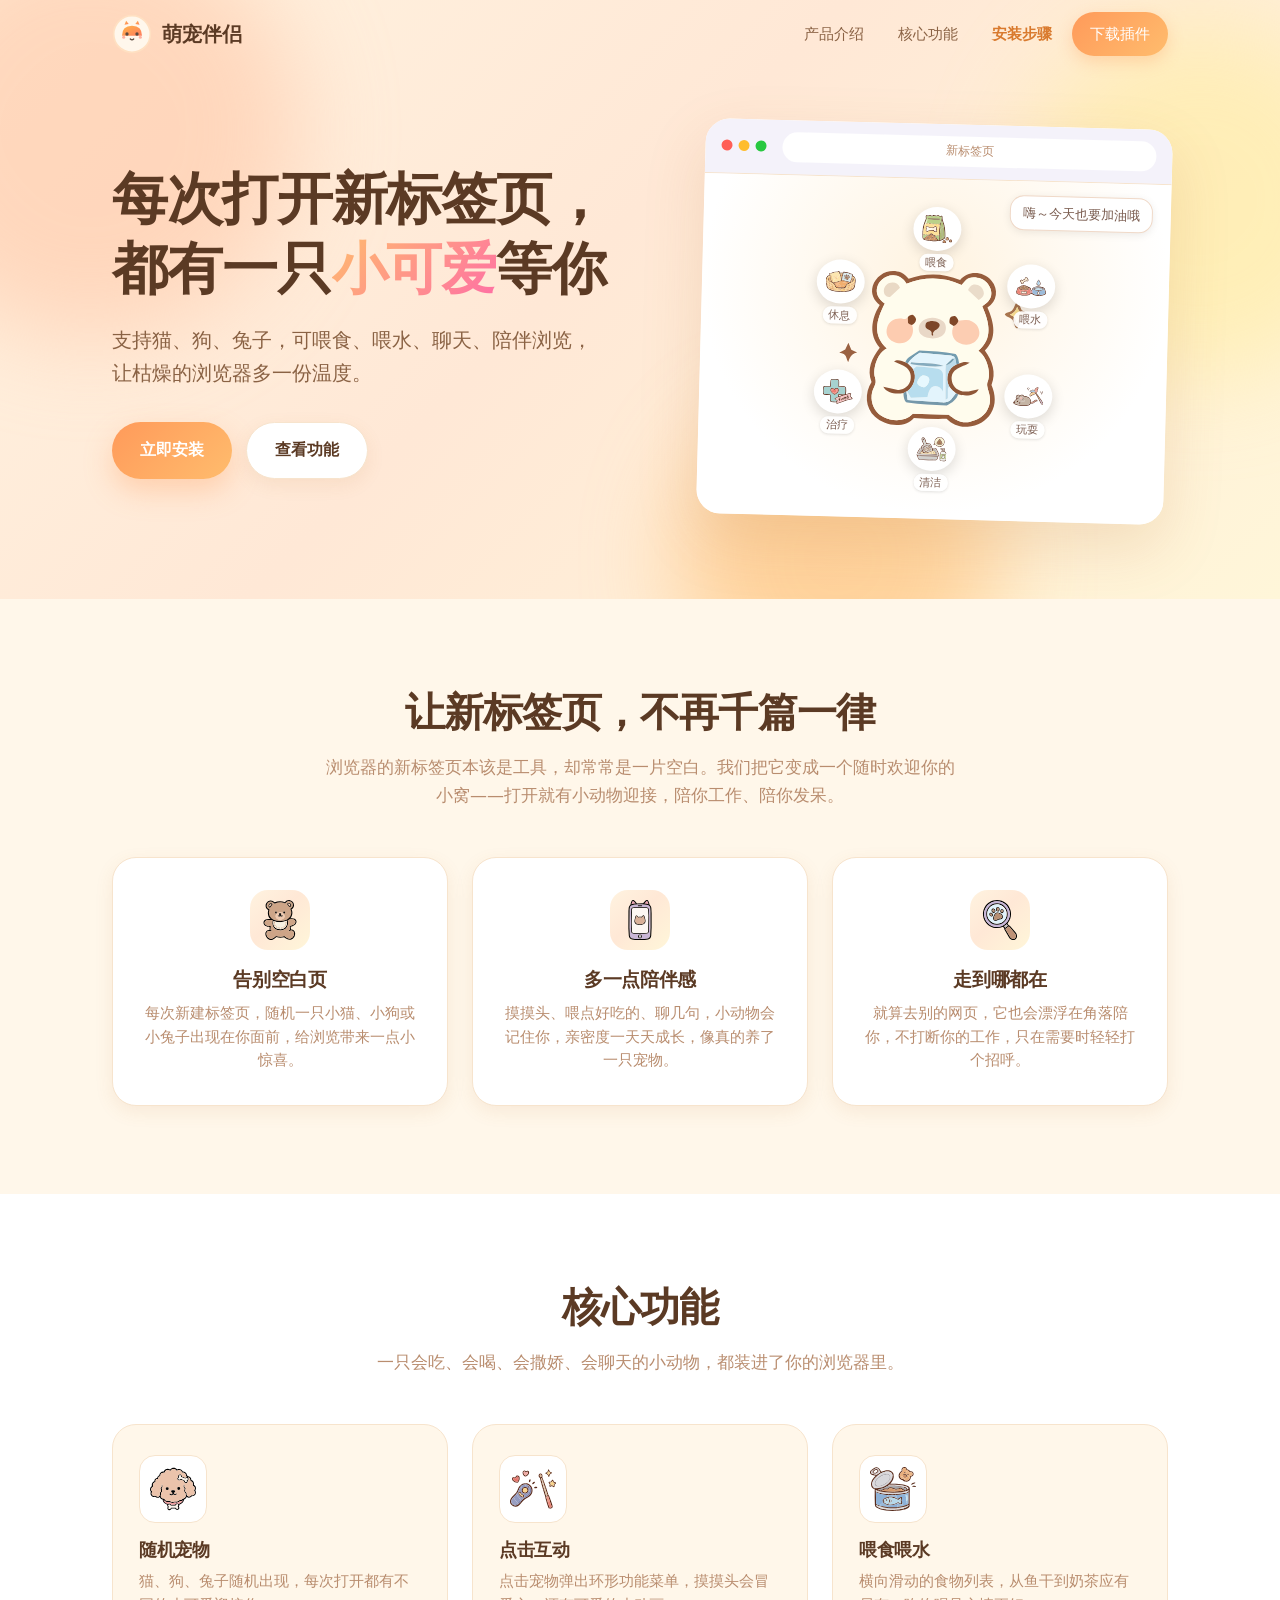
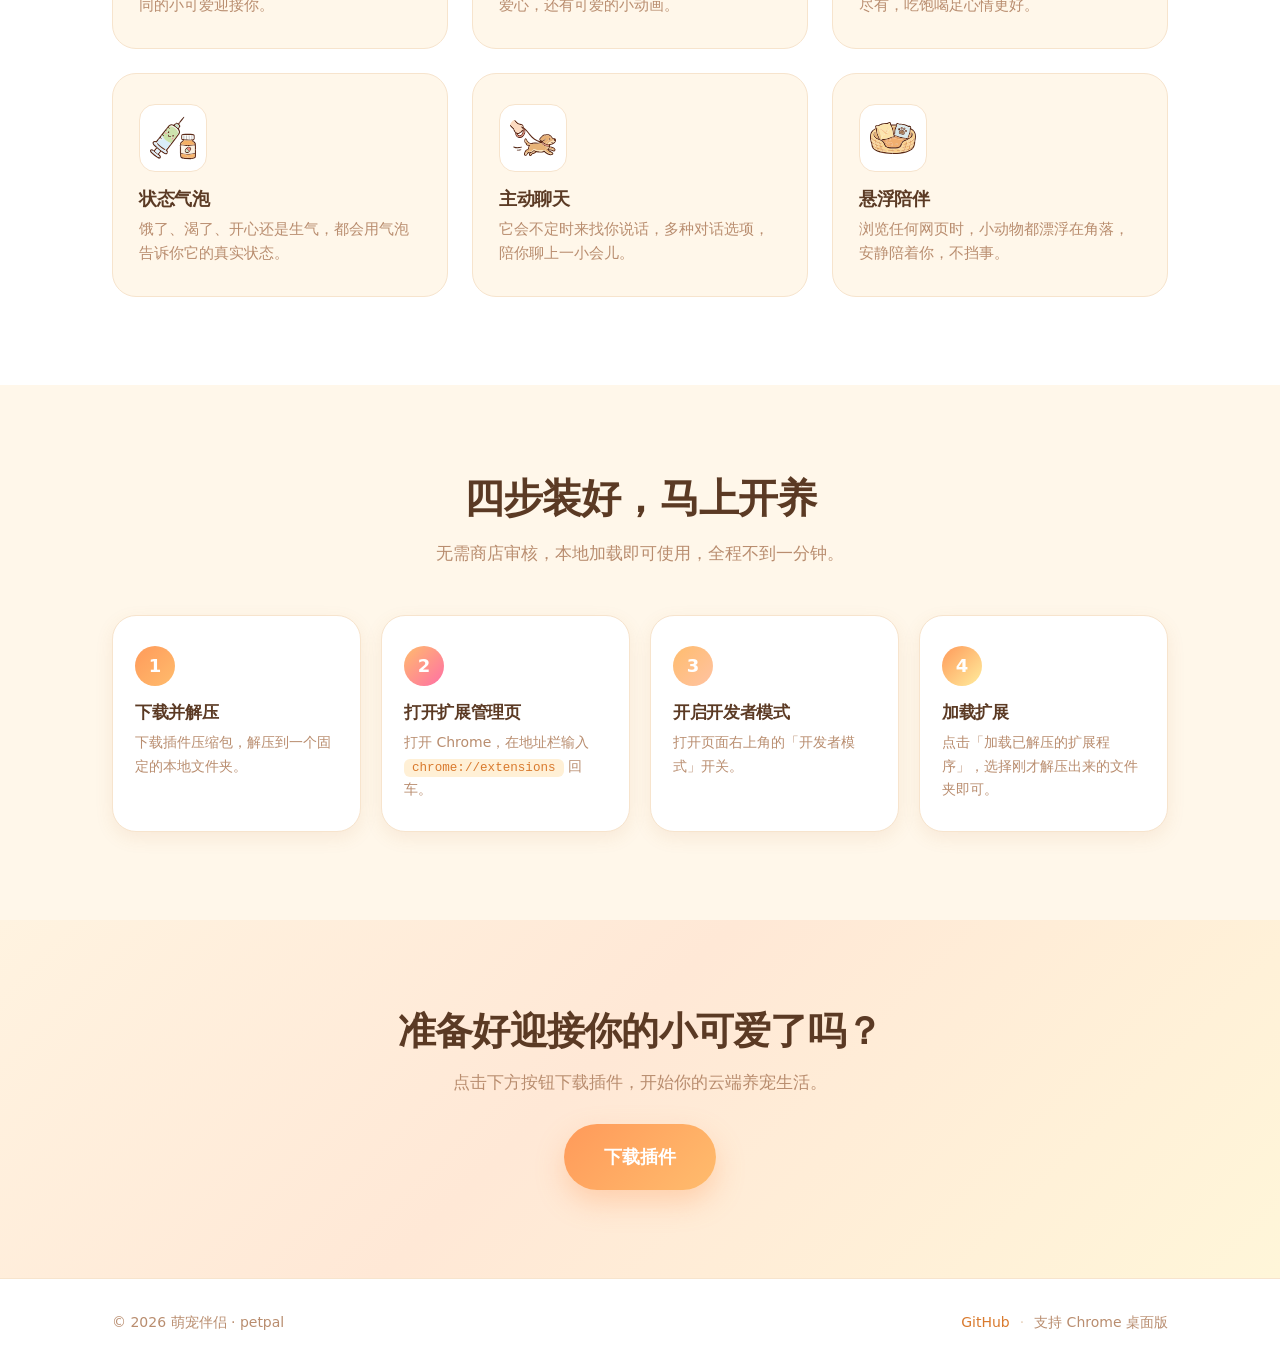
<file: docs/index.html>
<!DOCTYPE html>
<html lang="zh-CN">

<head>
  <meta charset="UTF-8">
  <meta name="viewport" content="width=device-width, initial-scale=1.0">
  <title>萌宠伴侣 · Chrome 新标签页宠物扩展</title>
  <meta name="description" content="每次打开新标签页，都有一只小可爱等你。支持猫、狗、兔子，可喂食、喂水、聊天、陪伴浏览。">
  <link rel="stylesheet" href="css/style.css">
</head>

<body>

  <!-- ============ 顶部导航栏 ============ -->
  <header class="site-header" id="site-header">
    <div class="container nav-wrap">
      <!-- Logo：内联 SVG 小动物 + 产品名 -->
      <a class="logo" href="#hero" aria-label="萌宠伴侣 首页">
        <svg class="logo-mark" viewBox="0 0 48 48" aria-hidden="true">
          <defs>
            <linearGradient id="logoGrad" x1="0" y1="0" x2="1" y2="1">
              <stop offset="0" stop-color="#ffb347" />
              <stop offset="1" stop-color="#ff7e5f" />
            </linearGradient>
          </defs>
          <circle cx="24" cy="24" r="22" fill="#fff7ec" stroke="#ffe0c2" stroke-width="2" />
          <path d="M12 26 Q12 14 24 14 Q36 14 36 26 Z" fill="url(#logoGrad)" />
          <path d="M15 13 L17 8 L20 12 Z" fill="url(#logoGrad)" />
          <path d="M28 12 L31 8 L33 13 Z" fill="url(#logoGrad)" />
          <circle cx="18" cy="24" r="2" fill="#5b4a3f" />
          <circle cx="30" cy="24" r="2" fill="#5b4a3f" />
          <path d="M22 30 Q24 32 26 30" stroke="#5b4a3f" stroke-width="1.6" fill="none" stroke-linecap="round" />
          <circle cx="14" cy="28" r="1.8" fill="#ffb0a0" />
          <circle cx="34" cy="28" r="1.8" fill="#ffb0a0" />
        </svg>
        <span class="logo-text">萌宠伴侣</span>
      </a>

      <!-- 汉堡按钮（移动端） -->
      <button class="nav-toggle" id="nav-toggle" aria-label="打开菜单" aria-expanded="false" aria-controls="site-nav">
        <span></span><span></span><span></span>
      </button>

      <!-- 锚点导航 -->
      <nav class="site-nav" id="site-nav">
        <a href="#intro" class="nav-link">产品介绍</a>
        <a href="#features" class="nav-link">核心功能</a>
        <a href="#install" class="nav-link">安装步骤</a>
        <a href="#download" class="nav-link nav-cta">下载插件</a>
      </nav>
    </div>
  </header>

  <main>
    <!-- ============ Hero 首屏区 ============ -->
    <section class="hero" id="hero">
      <!-- 背景装饰光斑 -->
      <div class="hero-blob hero-blob--1" aria-hidden="true"></div>
      <div class="hero-blob hero-blob--2" aria-hidden="true"></div>
      <div class="hero-blob hero-blob--3" aria-hidden="true"></div>

      <div class="container hero-grid">
        <!-- 文案 -->
        <div class="hero-copy reveal">
          <h1 class="hero-title">每次打开新标签页，<br>都有一只<span class="highlight">小可爱</span>等你</h1>
          <p class="hero-subtitle">支持猫、狗、兔子，可喂食、喂水、聊天、陪伴浏览，让枯燥的浏览器多一份温度。</p>
          <div class="hero-actions">
            <a href="#download" class="btn btn-primary">立即安装</a>
            <a href="#features" class="btn btn-ghost">查看功能</a>
          </div>
        </div>

        <!-- 新标签页示意：浏览器窗口 + 宠物 + 气泡 + 功能按钮 -->
        <div class="hero-mockup reveal" aria-hidden="true">
          <div class="browser">
            <div class="browser-bar">
              <span class="dot dot-red"></span>
              <span class="dot dot-yellow"></span>
              <span class="dot dot-green"></span>
              <span class="browser-url">新标签页</span>
            </div>
            <div class="browser-body">
              <!-- 气泡：位于宠物上方，样式与扩展一致 -->
              <div class="pet-bubble">嗨～今天也要加油哦</div>

              <!-- 宠物：白熊（assets/baixiong.svg） -->
              <img class="pet-cat" src="webassets/baixiong.svg" alt="白熊">

              <!-- 环形功能菜单：与扩展一致的 6 个按钮 -->
              <div class="ring-menu">
                <button class="ring-btn" type="button" style="--i:0"><span class="ring-btn-inner"><img
                      src="webassets/宠粮主食.svg" alt="喂食"></span><span class="ring-label">喂食</span></button>
                <button class="ring-btn" type="button" style="--i:1"><span class="ring-btn-inner"><img
                      src="webassets/食具水具.svg" alt="喂水"></span><span class="ring-label">喂水</span></button>
                <button class="ring-btn" type="button" style="--i:2"><span class="ring-btn-inner"><img
                      src="webassets/玩具逗宠.svg" alt="玩耍"></span><span class="ring-label">玩耍</span></button>
                <button class="ring-btn" type="button" style="--i:3"><span class="ring-btn-inner"><img
                      src="webassets/如厕清洁.svg" alt="清洁"></span><span class="ring-label">清洁</span></button>
                <button class="ring-btn" type="button" style="--i:4"><span class="ring-btn-inner"><img
                      src="webassets/绝育手术.svg" alt="治疗"></span><span class="ring-label">治疗</span></button>
                <button class="ring-btn" type="button" style="--i:5"><span class="ring-btn-inner"><img
                      src="webassets/窝垫笼舍.svg" alt="休息"></span><span class="ring-label">休息</span></button>
              </div>
            </div>
          </div>
        </div>
      </div>
    </section>

    <!-- ============ 产品介绍区 ============ -->
    <section class="section intro" id="intro">
      <div class="container">
        <h2 class="section-title reveal">让新标签页，不再千篇一律</h2>
        <p class="section-lead reveal">浏览器的新标签页本该是工具，却常常是一片空白。我们把它变成一个随时欢迎你的小窝——打开就有小动物迎接，陪你工作、陪你发呆。</p>

        <div class="intro-grid">
          <div class="intro-card reveal">
            <span class="intro-icon"><img src="webassets/毛绒熊.svg" alt=""></span>
            <h3>告别空白页</h3>
            <p>每次新建标签页，随机一只小猫、小狗或小兔子出现在你面前，给浏览带来一点小惊喜。</p>
          </div>
          <div class="intro-card reveal">
            <span class="intro-icon"><img src="webassets/手机.svg" alt=""></span>
            <h3>多一点陪伴感</h3>
            <p>摸摸头、喂点好吃的、聊几句，小动物会记住你，亲密度一天天成长，像真的养了一只宠物。</p>
          </div>
          <div class="intro-card reveal">
            <span class="intro-icon"><img src="webassets/搜索.svg" alt=""></span>
            <h3>走到哪都在</h3>
            <p>就算去别的网页，它也会漂浮在角落陪你，不打断你的工作，只在需要时轻轻打个招呼。</p>
          </div>
        </div>
      </div>
    </section>

    <!-- ============ 核心功能展示区 ============ -->
    <section class="section features" id="features">
      <div class="container">
        <h2 class="section-title reveal">核心功能</h2>
        <p class="section-lead reveal">一只会吃、会喝、会撒娇、会聊天的小动物，都装进了你的浏览器里。</p>

        <div class="features-grid">
          <article class="feature-card reveal">
            <span class="feature-icon"><img src="webassets/卷毛狗.svg" alt=""></span>
            <h3>随机宠物</h3>
            <p>猫、狗、兔子随机出现，每次打开都有不同的小可爱迎接你。</p>
          </article>

          <article class="feature-card reveal">
            <span class="feature-icon"><img src="webassets/训练社交.svg" alt=""></span>
            <h3>点击互动</h3>
            <p>点击宠物弹出环形功能菜单，摸摸头会冒爱心，还有可爱的小动画。</p>
          </article>

          <article class="feature-card reveal">
            <span class="feature-icon"><img src="webassets/零食罐头.svg" alt=""></span>
            <h3>喂食喂水</h3>
            <p>横向滑动的食物列表，从鱼干到奶茶应有尽有，吃饱喝足心情更好。</p>
          </article>

          <article class="feature-card reveal">
            <span class="feature-icon"><img src="webassets/疫苗驱虫.svg" alt=""></span>
            <h3>状态气泡</h3>
            <p>饿了、渴了、开心还是生气，都会用气泡告诉你它的真实状态。</p>
          </article>

          <article class="feature-card reveal">
            <span class="feature-icon"><img src="webassets/上门遛狗.svg" alt=""></span>
            <h3>主动聊天</h3>
            <p>它会不定时来找你说话，多种对话选项，陪你聊上一小会儿。</p>
          </article>

          <article class="feature-card reveal">
            <span class="feature-icon"><img src="webassets/窝垫笼舍.svg" alt=""></span>
            <h3>悬浮陪伴</h3>
            <p>浏览任何网页时，小动物都漂浮在角落，安静陪着你，不挡事。</p>
          </article>
        </div>
      </div>
    </section>

    <!-- ============ 安装步骤说明区 ============ -->
    <section class="section install" id="install">
      <div class="container">
        <h2 class="section-title reveal">四步装好，马上开养</h2>
        <p class="section-lead reveal">无需商店审核，本地加载即可使用，全程不到一分钟。</p>

        <ol class="steps">
          <li class="step-card reveal">
            <span class="step-num">1</span>
            <h3>下载并解压</h3>
            <p>下载插件压缩包，解压到一个固定的本地文件夹。</p>
          </li>
          <li class="step-card reveal">
            <span class="step-num">2</span>
            <h3>打开扩展管理页</h3>
            <p>打开 Chrome，在地址栏输入 <code>chrome://extensions</code> 回车。</p>
          </li>
          <li class="step-card reveal">
            <span class="step-num">3</span>
            <h3>开启开发者模式</h3>
            <p>打开页面右上角的「开发者模式」开关。</p>
          </li>
          <li class="step-card reveal">
            <span class="step-num">4</span>
            <h3>加载扩展</h3>
            <p>点击「加载已解压的扩展程序」，选择刚才解压出来的文件夹即可。</p>
          </li>
        </ol>
      </div>
    </section>

    <!-- ============ 底部 CTA ============ -->
    <section class="section cta" id="download">
      <div class="container cta-inner reveal">
        <h2>准备好迎接你的小可爱了吗？</h2>
        <p>点击下方按钮下载插件，开始你的云端养宠生活。</p>
        <a href="https://github.com/yushi20040405/petpal/releases/latest/download/petpal.zip"
          class="btn btn-primary btn-lg" id="download-btn">下载插件</a>
      </div>
    </section>
  </main>

  <!-- ============ Footer ============ -->
  <footer class="site-footer">
    <div class="container footer-wrap">
      <p class="footer-copy">© 2026 萌宠伴侣 · petpal</p>
      <p class="footer-links">
        <a href="https://github.com/yushi20040405/petpal" class="footer-link">GitHub</a>
        <span class="footer-dot">·</span>
        <span>支持 Chrome 桌面版</span>
      </p>
    </div>
  </footer>

  <script src="js/main.js"></script>
</body>

</html>
</file>
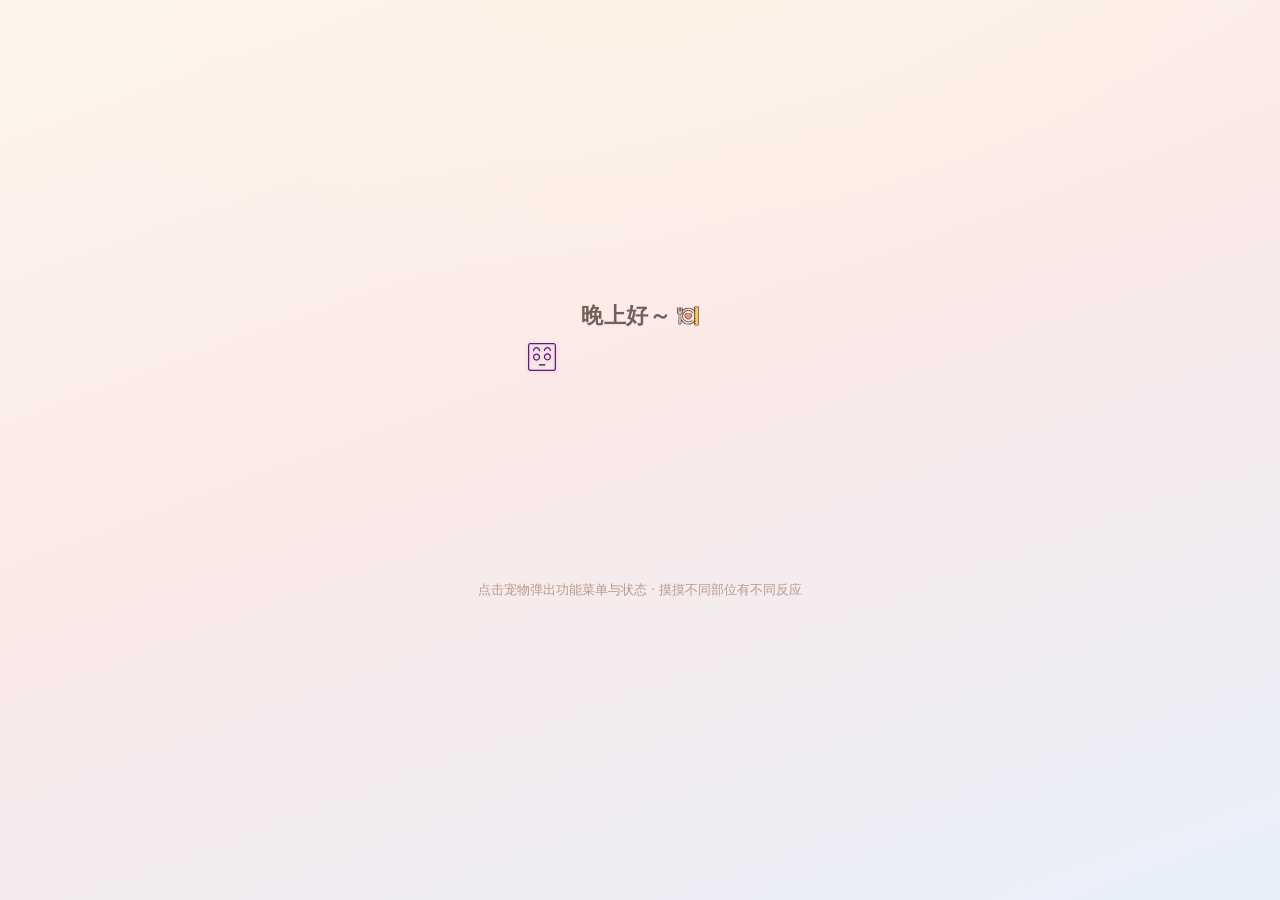
<file: newtab.html>
<!DOCTYPE html>
<html lang="zh-CN">
<head>
  <meta charset="UTF-8">
  <meta name="viewport" content="width=device-width, initial-scale=1.0">
  <title>新标签页</title>
  <link rel="stylesheet" href="newtab.css">
</head>
<body>
  <div class="app">
    <p class="greeting" id="greeting">你好呀 👋</p>

    <!--
      宠物展示区（由外到内的动画层，全部只使用 transform，避免触发重排）：
      - pet-breathe：身体呼吸浮动（上下平移 + 轻微缩放）
      - pet-blink：眨眼（眼部件不可拆分时，对整体做轻微挤压）
      - pet-bounce：点击 / 吃东西 / 摇头时弹跳（由 JS 加 .bounce / .eating / .shake 类触发）
      - pet-svg：内联 SVG 注入点（由 newtab.js 拉取 assets/ 的 SVG 并注入）
      - pet-bubble：气泡提示（“我饿了～” / “吃不下了～”）
      - status-panel：状态面板（点击宠物后显示，替代原来固定显示在下方状态条）
      - ring-menu：环形功能菜单（点击宠物后显示，由 JS 依据 C.ACTION_ICONS 生成）
      - food-panel：食物/饮品列表（点击“喂食/喂水”图标后展开，横向滑动）
    -->
    <div class="pet-stage" id="pet-stage">
      <div class="pet-bubble" id="pet-bubble" hidden></div>
      <span class="pet-mood" id="pet-mood"></span>
      <div class="pet-breathe">
        <div class="pet-blink">
          <div class="pet-bounce" id="pet-bounce">
            <div class="pet-svg" id="pet-svg"></div>
          </div>
        </div>
      </div>
      <div id="fx-layer"></div>

      <!-- 状态面板：饱腹 / 口渴 / 精力 / 心情 / 亲密度 / 健康 -->
      <div class="status-panel" id="status-panel" hidden>
        <div class="stat-row">
          <span class="stat-key">饱腹</span>
          <div class="stat-bar"><i class="stat-fill stat-fill-food" id="stat-fullness"></i></div>
          <b class="stat-val" id="stat-fullness-val">50%</b>
        </div>
        <div class="stat-row">
          <span class="stat-key">口渴</span>
          <div class="stat-bar"><i class="stat-fill stat-fill-drink" id="stat-thirst"></i></div>
          <b class="stat-val" id="stat-thirst-val">50%</b>
        </div>
        <div class="stat-row">
          <span class="stat-key">精力</span>
          <div class="stat-bar"><i class="stat-fill stat-fill-energy" id="stat-energy"></i></div>
          <b class="stat-val" id="stat-energy-val">80%</b>
        </div>
        <div class="stat-row">
          <span class="stat-key">心情</span>
          <b class="stat-val" id="stat-mood">🙂 普通</b>
        </div>
        <div class="stat-row">
          <span class="stat-key">亲密度</span>
          <b class="stat-val" id="stat-intimacy">Lv.1 初识</b>
        </div>
        <div class="stat-row">
          <span class="stat-key">健康</span>
          <b class="stat-val" id="stat-health">健康</b>
        </div>
      </div>

      <!-- 环形功能菜单（由 JS 生成按钮） -->
      <div class="ring-menu" id="ring-menu" hidden></div>

      <!-- 食物/饮品列表弹层 -->
      <div class="food-panel" id="food-panel" hidden></div>

      <!-- 聊天面板（点击“我想和你聊天”气泡后打开） -->
      <div class="chat-panel" id="chat-panel" hidden>
        <div class="chat-header">
          <span class="chat-title" id="chat-title">聊天</span>
          <button type="button" class="chat-close" id="chat-close" title="结束聊天">×</button>
        </div>
        <div class="chat-body" id="chat-body"></div>
      </div>
    </div>

    <p class="pet-name" id="pet-name"></p>
    <p class="hint">点击宠物弹出功能菜单与状态 · 摸摸不同部位有不同反应</p>
  </div>

  <!-- 食物飞行动画层（fixed 全屏覆盖，不拦截点击） -->
  <div id="fly-layer"></div>

  <script src="pets.js"></script>
  <script src="food.js"></script>
  <script src="companion.js"></script>
  <script src="preferences.js"></script>
  <script src="chat.js"></script>
  <script src="newtab.js"></script>
</body>
</html>
</file>
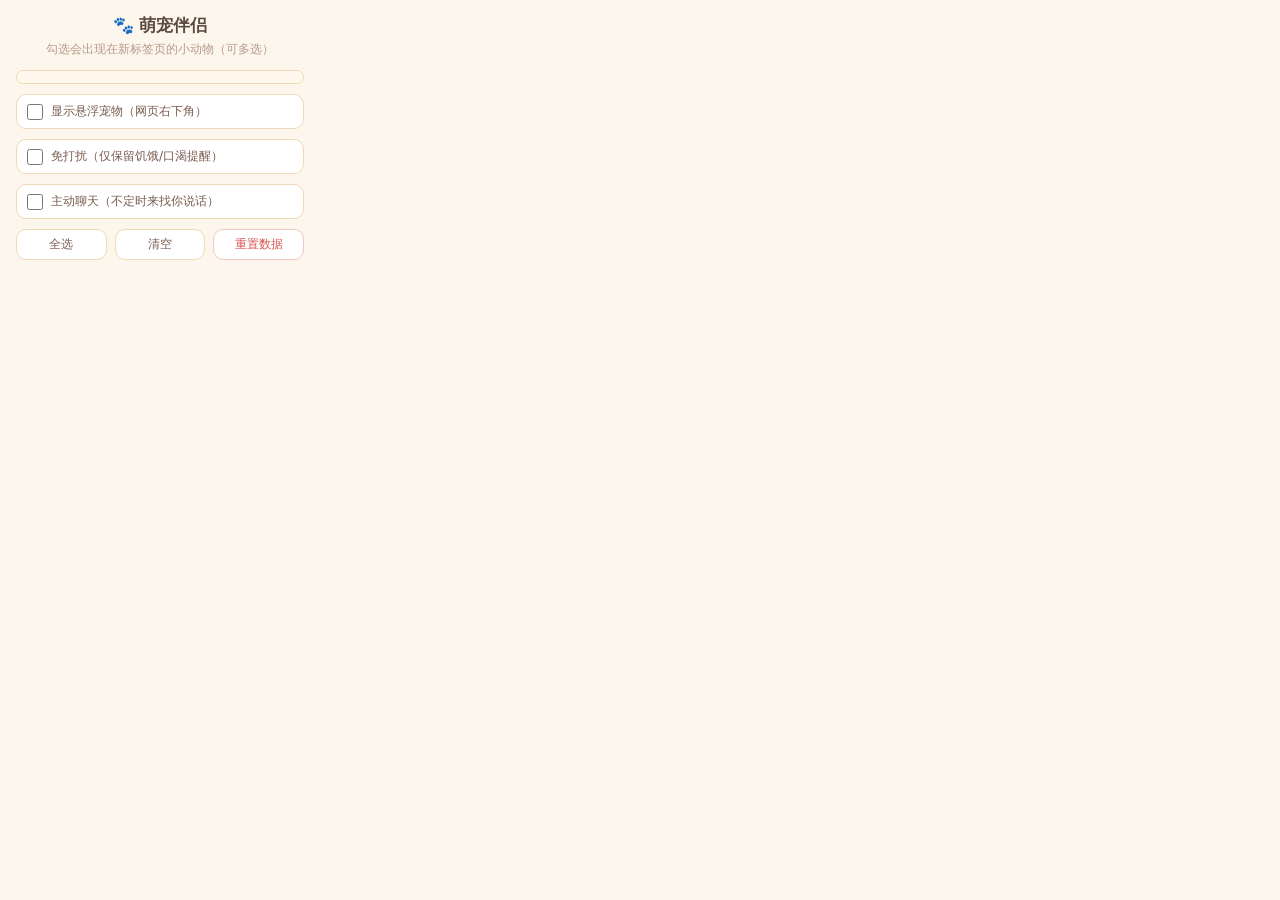
<file: popup.html>
<!DOCTYPE html>
<html lang="zh-CN">
<head>
  <meta charset="UTF-8">
  <link rel="stylesheet" href="popup.css">
</head>
<body>
  <h1>🐾 萌宠伴侣</h1>
  <p class="subtitle">勾选会出现在新标签页的小动物（可多选）</p>
  <p class="stats" id="stats"></p>

  <label class="float-toggle">
    <input type="checkbox" id="show-float" />
    <span>显示悬浮宠物（网页右下角）</span>
  </label>

  <label class="float-toggle">
    <input type="checkbox" id="do-not-disturb" />
    <span>免打扰（仅保留饥饿/口渴提醒）</span>
  </label>

  <label class="float-toggle">
    <input type="checkbox" id="proactive-chat" />
    <span>主动聊天（不定时来找你说话）</span>
  </label>

  <div class="toolbar">
    <button id="select-all" type="button">全选</button>
    <button id="clear-all" type="button">清空</button>
    <button id="reset-data" type="button" class="danger">重置数据</button>
  </div>

  <div class="pet-grid" id="pet-grid"></div>

  <p class="status" id="status"></p>

  <script src="pets.js"></script>
  <script src="companion.js"></script>
  <script src="popup.js"></script>
</body>
</html>
</file>
<file: docs/css/style.css>
/* ============================================================
   萌宠伴侣 · 官网样式
   风格：明亮柔和渐变、大圆角、柔和阴影、卡片悬浮
   结构：CSS 变量 → 基础 → 导航 → Hero → 区块 → 功能 → 步骤 → CTA → 页脚 → 响应式
   ============================================================ */

/* ---------- 设计令牌（可在此统一改主色调 / 间距 / 圆角） ---------- */
:root {
  /* 主色：暖橙 - 蜜桃 - 奶黄 的柔和渐变系 */
  --c-warm: #ffbc6d;
  --c-peach: #ffc3a2;
  --c-cream: #ffed9d;
  --c-orange: #ff9a5a;
  --c-pink: #ff6fa5;

  --grad-hero: linear-gradient(135deg, #fff3e0 0%, #ffe8d6 45%, #fff6d9 100%);
  --grad-primary: linear-gradient(135deg, #ff9a5a 0%, #ffbc6d 100%);
  --grad-accent: linear-gradient(135deg, #ffbc6d 0%, #ff6fa5 100%);

  /* 文本 */
  --text-strong: #5b3a24;
  --text: #8a6244;
  --text-muted: #b98d6f;

  /* 表面 / 边框 */
  --surface: #ffffff;
  --surface-soft: #fff7ea;
  --border: #f7e4cd;

  /* 阴影 */
  --shadow-sm: 0 6px 18px rgba(190, 120, 60, 0.10);
  --shadow-md: 0 14px 34px rgba(190, 120, 60, 0.14);
  --shadow-lg: 0 24px 60px rgba(190, 120, 60, 0.18);

  /* 圆角 */
  --radius-sm: 12px;
  --radius: 16px;
  --radius-lg: 24px;
  --radius-xl: 32px;
  --radius-pill: 999px;

  /* 间距 / 尺寸 */
  --container: 1120px;
  --gutter: clamp(16px, 4vw, 32px);
  --header-h: 68px;

  /* 过渡 */
  --ease: cubic-bezier(0.22, 0.61, 0.36, 1);
  --speed: 0.25s;
}

/* ---------- 基础重置 ---------- */
*,
*::before,
*::after {
  margin: 0;
  padding: 0;
  box-sizing: border-box;
}

html {
  scroll-behavior: smooth;
}

body {
  font-family: -apple-system, BlinkMacSystemFont, "Segoe UI", "PingFang SC",
    "Hiragino Sans GB", "Microsoft YaHei", system-ui, sans-serif;
  color: var(--text);
  line-height: 1.65;
  background: var(--surface-soft);
  -webkit-font-smoothing: antialiased;
  overflow-x: hidden;
}

img,
svg {
  display: block;
  max-width: 100%;
}

a {
  color: inherit;
  text-decoration: none;
}

h1, h2, h3 {
  color: var(--text-strong);
  line-height: 1.25;
  font-weight: 700;
  letter-spacing: -0.02em;
}

.container {
  width: 100%;
  max-width: var(--container);
  margin: 0 auto;
  padding-left: var(--gutter);
  padding-right: var(--gutter);
}

/* ---------- 按钮 ---------- */
.btn {
  display: inline-flex;
  align-items: center;
  justify-content: center;
  gap: 8px;
  padding: 14px 28px;
  border-radius: var(--radius-pill);
  font-size: 16px;
  font-weight: 600;
  border: none;
  cursor: pointer;
  transition: transform var(--speed) var(--ease),
    box-shadow var(--speed) var(--ease), background var(--speed) var(--ease);
}

.btn-primary {
  color: #fff;
  background: var(--grad-primary);
  box-shadow: 0 12px 28px rgba(255, 154, 90, 0.34);
}
.btn-primary:hover {
  transform: translateY(-2px) scale(1.03);
  box-shadow: 0 16px 36px rgba(255, 154, 90, 0.44);
}

.btn-ghost {
  color: var(--text-strong);
  background: #fff;
  border: 1.5px solid var(--border);
  box-shadow: var(--shadow-sm);
}
.btn-ghost:hover {
  transform: translateY(-2px) scale(1.03);
  border-color: #ffd9b8;
  box-shadow: var(--shadow-md);
}

.btn-lg {
  padding: 18px 40px;
  font-size: 18px;
}

/* ---------- 顶部导航栏 ---------- */
.site-header {
  position: fixed;
  top: 0;
  left: 0;
  right: 0;
  z-index: 100;
  height: var(--header-h);
  background: transparent;
  transition: background var(--speed) var(--ease),
    box-shadow var(--speed) var(--ease),
    backdrop-filter var(--speed) var(--ease);
}

/* 滚动后：毛玻璃 + 柔和阴影 */
.site-header.is-scrolled {
  background: rgba(255, 255, 255, 0.78);
  backdrop-filter: saturate(180%) blur(14px);
  -webkit-backdrop-filter: saturate(180%) blur(14px);
  box-shadow: 0 8px 28px rgba(190, 120, 60, 0.12);
}

.nav-wrap {
  height: 100%;
  display: flex;
  align-items: center;
  justify-content: space-between;
  gap: 16px;
}

.logo {
  display: flex;
  align-items: center;
  gap: 10px;
  font-size: 20px;
  font-weight: 700;
  color: var(--text-strong);
}
.logo-mark {
  width: 40px;
  height: 40px;
}
.logo-text {
  white-space: nowrap;
}

.site-nav {
  display: flex;
  align-items: center;
  gap: 6px;
}

.nav-link {
  position: relative;
  padding: 8px 14px;
  border-radius: var(--radius-pill);
  font-size: 15px;
  font-weight: 500;
  color: var(--text);
  transition: color var(--speed) var(--ease), background var(--speed) var(--ease);
}
.nav-link:hover {
  color: #d97a2e;
  background: rgba(255, 188, 109, 0.14);
}

/* 当前区块高亮 */
.nav-link.is-active {
  color: #d97a2e;
  font-weight: 600;
}

.nav-link.nav-cta {
  color: #fff;
  background: var(--grad-primary);
  box-shadow: 0 6px 16px rgba(255, 154, 90, 0.30);
  padding: 10px 18px;
}
.nav-link.nav-cta:hover {
  color: #fff;
  transform: translateY(-1px);
  background: var(--grad-accent);
}

/* 汉堡按钮（默认隐藏，移动端显示） */
.nav-toggle {
  display: none;
  flex-direction: column;
  justify-content: center;
  gap: 5px;
  width: 44px;
  height: 44px;
  padding: 10px;
  background: transparent;
  border: none;
  cursor: pointer;
}
.nav-toggle span {
  display: block;
  height: 2px;
  width: 100%;
  border-radius: 2px;
  background: var(--text-strong);
  transition: transform var(--speed) var(--ease), opacity var(--speed) var(--ease);
}

/* ---------- Hero 首屏 ---------- */
.hero {
  position: relative;
  padding: calc(var(--header-h) + 56px) 0 80px;
  background: var(--grad-hero);
  overflow: hidden;
}

/* 背景光斑 */
.hero-blob {
  position: absolute;
  border-radius: 50%;
  filter: blur(48px);
  opacity: 0.55;
  pointer-events: none;
}
.hero-blob--1 { width: 420px; height: 420px; left: -120px; top: -80px; background: #ffc3a2; }
.hero-blob--2 { width: 360px; height: 360px; right: -100px; top: 20px; background: #ffed9d; }
.hero-blob--3 { width: 320px; height: 320px; right: 22%; bottom: -120px; background: #ffbc6d; }

.hero-grid {
  position: relative;
  display: grid;
  grid-template-columns: 1.05fr 0.95fr;
  align-items: center;
  gap: clamp(32px, 6vw, 72px);
}

.hero-title {
  font-size: clamp(32px, 5.4vw, 56px);
  margin-bottom: 20px;
}
.highlight {
  background: var(--grad-accent);
  -webkit-background-clip: text;
  background-clip: text;
  -webkit-text-fill-color: transparent;
  color: transparent;
}

.hero-subtitle {
  font-size: clamp(16px, 2.2vw, 20px);
  color: var(--text);
  max-width: 480px;
  margin-bottom: 32px;
}

.hero-actions {
  display: flex;
  flex-wrap: wrap;
  gap: 14px;
}

/* ---------- 新标签页示意 ---------- */
.hero-mockup {
  position: relative;
}

.browser {
  background: #fff;
  border-radius: var(--radius-lg);
  box-shadow: var(--shadow-lg);
  overflow: hidden;
  transform: rotate(1.5deg);
  transition: transform var(--speed) var(--ease);
}
.hero-mockup:hover .browser {
  transform: rotate(0deg);
}

.browser-bar {
  display: flex;
  align-items: center;
  gap: 6px;
  padding: 12px 16px;
  background: #f4f2fa;
  border-bottom: 1px solid var(--border);
}
.dot {
  width: 11px;
  height: 11px;
  border-radius: 50%;
}
.dot-red { background: #ff5f57; }
.dot-yellow { background: #ffbd2e; }
.dot-green { background: #28c840; }
.browser-url {
  flex: 1;
  margin-left: 10px;
  padding: 5px 12px;
  border-radius: var(--radius-pill);
  background: #fff;
  font-size: 12px;
  color: var(--text-muted);
  text-align: center;
}

.browser-body {
  position: relative;
  height: 340px;
  display: flex;
  align-items: center;
  justify-content: center;
  background:
    radial-gradient(circle at 50% 30%, #fff3e0 0%, #fff 70%);
}

/* 白熊：轻微上下浮动 */
.pet-cat {
  width: 190px;
  height: 190px;
  animation: float 4s var(--ease) infinite;
}
@keyframes float {
  0%, 100% { transform: translateY(0); }
  50% { transform: translateY(-12px); }
}

/* 聊天气泡：位于浏览器窗口右侧上方 */
.pet-bubble {
  position: absolute;
  top: 14px;
  right: 18px;
  background: #fff;
  border: 1px solid #f0d9c8;
  border-radius: 14px;
  padding: 6px 12px;
  font-size: 13px;
  color: #7a5c4f;
  white-space: nowrap;
  box-shadow: 0 2px 8px rgba(0, 0, 0, 0.08);
  z-index: 5;
  pointer-events: none;
  animation: float 3.6s var(--ease) infinite 0.3s;
}
.pet-bubble::after {
  content: '';
  position: absolute;
  bottom: -6px;
  left: 24px;
  transform: translateX(-50%);
  border: 6px solid transparent;
  border-top-color: #fff;
}

/* 环形功能菜单（与扩展 newtab.css 保持一致） */
.ring-menu {
  position: absolute;
  inset: 0;
  --ring-r: 110px;            /* 按钮到宠物中心的距离 */
  z-index: 4;
  pointer-events: none;
}
.ring-btn {
  position: absolute;
  top: 50%;
  left: 50%;
  width: 58px;
  height: 64px;
  border: none;
  background: transparent;
  cursor: pointer;
  display: flex;
  flex-direction: column;
  align-items: center;
  gap: 3px;
  padding: 0;
  pointer-events: auto;
  --angle: calc(var(--i) * 60deg - 90deg);
  transform: translate(-50%, -50%) rotate(var(--angle)) translate(var(--ring-r)) rotate(calc(0deg - var(--angle)));
}

/* 圆形图标按钮：白色底 + 柔和阴影，轻微浮动，悬停放大 */
.ring-btn-inner {
  width: 48px;
  height: 48px;
  border-radius: 50%;
  background: #fff;
  box-shadow: 0 4px 14px rgba(0, 0, 0, 0.14);
  display: flex;
  align-items: center;
  justify-content: center;
  transition: transform 0.15s ease, box-shadow 0.15s ease;
  animation: float 4s var(--ease) infinite;
}
.ring-btn:nth-child(2) .ring-btn-inner { animation-delay: 0.15s; }
.ring-btn:nth-child(3) .ring-btn-inner { animation-delay: 0.3s; }
.ring-btn:nth-child(4) .ring-btn-inner { animation-delay: 0.45s; }
.ring-btn:nth-child(5) .ring-btn-inner { animation-delay: 0.6s; }
.ring-btn:nth-child(6) .ring-btn-inner { animation-delay: 0.75s; }
.ring-btn-inner img {
  width: 30px;
  height: 30px;
  object-fit: contain;
  pointer-events: none;
  -webkit-user-drag: none;
  user-select: none;
}
.ring-btn:hover .ring-btn-inner {
  transform: scale(1.18);
  box-shadow: 0 6px 18px rgba(0, 0, 0, 0.2);
}

/* 文字标签：小药丸底，悬停时一并放大 */
.ring-label {
  font-size: 11px;
  color: #7a5c4f;
  background: rgba(255, 255, 255, 0.92);
  padding: 1px 6px;
  border-radius: 8px;
  box-shadow: 0 1px 3px rgba(0, 0, 0, 0.12);
  white-space: nowrap;
  transition: transform 0.15s ease;
}
.ring-btn:hover .ring-label {
  transform: scale(1.1);
}

/* ---------- 通用区块 ---------- */
.section {
  padding: 88px 0;
}

.section-title {
  font-size: clamp(26px, 4vw, 40px);
  text-align: center;
  margin-bottom: 16px;
}

.section-lead {
  max-width: 640px;
  margin: 0 auto 48px;
  text-align: center;
  font-size: 17px;
  color: var(--text-muted);
}

/* ---------- 产品介绍区 ---------- */
.intro-grid {
  display: grid;
  grid-template-columns: repeat(3, 1fr);
  gap: 24px;
}

.intro-card {
  background: var(--surface);
  border: 1px solid var(--border);
  border-radius: var(--radius-lg);
  padding: 32px 28px;
  text-align: center;
  box-shadow: var(--shadow-sm);
  transition: transform var(--speed) var(--ease), box-shadow var(--speed) var(--ease);
}
.intro-card:hover {
  transform: translateY(-6px);
  box-shadow: var(--shadow-md);
}
.intro-icon {
  display: inline-flex;
  align-items: center;
  justify-content: center;
  width: 60px;
  height: 60px;
  border-radius: 18px;
  background: var(--grad-hero);
  margin-bottom: 18px;
}
.intro-icon img {
  width: 40px;
  height: 40px;
  object-fit: contain;
}
.intro-card h3 {
  font-size: 19px;
  margin-bottom: 10px;
}
.intro-card p {
  font-size: 14.5px;
  color: var(--text-muted);
}

/* ---------- 核心功能区 ---------- */
.features {
  background: #fff;
}
.features-grid {
  display: grid;
  grid-template-columns: repeat(3, 1fr);
  gap: 24px;
}

.feature-card {
  background: var(--surface-soft);
  border: 1px solid var(--border);
  border-radius: var(--radius-lg);
  padding: 30px 26px;
  transition: transform var(--speed) var(--ease), box-shadow var(--speed) var(--ease),
    background var(--speed) var(--ease);
}
.feature-card:hover {
  transform: translateY(-6px);
  background: #fff;
  box-shadow: var(--shadow-md);
}
.feature-icon {
  display: inline-flex;
  align-items: center;
  justify-content: center;
  gap: 4px;
  width: 68px;
  height: 68px;
  padding: 10px;
  border-radius: 16px;
  background: #fff;
  border: 1px solid var(--border);
  margin-bottom: 16px;
  transition: transform var(--speed) var(--ease);
}
.feature-icon img {
  flex: 1 1 0;
  min-width: 0;
  max-width: 100%;
  height: 100%;
  object-fit: contain;
}
.feature-card:hover .feature-icon {
  transform: scale(1.1) rotate(-4deg);
}
.feature-card h3 {
  font-size: 18px;
  margin-bottom: 8px;
}
.feature-card p {
  font-size: 14.5px;
  color: var(--text-muted);
}

/* ---------- 安装步骤区 ---------- */
.steps {
  list-style: none;
  display: grid;
  grid-template-columns: repeat(4, 1fr);
  gap: 20px;
  counter-reset: step;
}

.step-card {
  position: relative;
  background: var(--surface);
  border: 1px solid var(--border);
  border-radius: var(--radius-lg);
  padding: 30px 22px;
  box-shadow: var(--shadow-sm);
  transition: transform var(--speed) var(--ease), box-shadow var(--speed) var(--ease);
}
.step-card:hover {
  transform: translateY(-6px);
  box-shadow: var(--shadow-md);
}
.step-num {
  display: flex;
  align-items: center;
  justify-content: center;
  width: 40px;
  height: 40px;
  border-radius: 50%;
  font-weight: 700;
  font-size: 18px;
  color: #fff;
  background: var(--grad-primary);
  margin-bottom: 16px;
}
.step-card:nth-child(2) .step-num { background: var(--grad-accent); }
.step-card:nth-child(3) .step-num { background: linear-gradient(135deg, #ffbc6d, #ffc3a2); }
.step-card:nth-child(4) .step-num { background: linear-gradient(135deg, #ff9a5a, #ffed9d); }

.step-card h3 {
  font-size: 17px;
  margin-bottom: 8px;
}
.step-card p {
  font-size: 14px;
  color: var(--text-muted);
}
code {
  background: #fff0d6;
  color: #d97a2e;
  padding: 2px 8px;
  border-radius: 6px;
  font-family: "SFMono-Regular", "Consolas", "Liberation Mono", monospace;
  font-size: 0.9em;
  white-space: nowrap;
}

/* ---------- 底部 CTA ---------- */
.cta {
  background: var(--grad-hero);
}
.cta-inner {
  text-align: center;
  max-width: 680px;
}
.cta-inner h2 {
  font-size: clamp(26px, 4vw, 38px);
  margin-bottom: 12px;
}
.cta-inner p {
  font-size: 17px;
  color: var(--text-muted);
  margin-bottom: 28px;
}

/* ---------- Footer ---------- */
.site-footer {
  padding: 32px 0;
  border-top: 1px solid var(--border);
  background: #fff;
}
.footer-wrap {
  display: flex;
  align-items: center;
  justify-content: space-between;
  gap: 12px;
  flex-wrap: wrap;
}
.footer-copy {
  font-size: 14px;
  color: var(--text-muted);
}
.footer-links {
  display: flex;
  align-items: center;
  gap: 10px;
  font-size: 14px;
  color: var(--text-muted);
}
.footer-link {
  color: #d97a2e;
  font-weight: 500;
}
.footer-link:hover {
  text-decoration: underline;
}
.footer-dot {
  color: #e6d0b8;
}

/* ---------- 滚动进入视口动画 ---------- */
.reveal {
  opacity: 0;
  transform: translateY(28px);
  transition: opacity 0.6s var(--ease), transform 0.6s var(--ease);
}
.reveal.is-visible {
  opacity: 1;
  transform: translateY(0);
}

/* 卡片错峰出现 */
.features-grid .reveal:nth-child(2) { transition-delay: 0.06s; }
.features-grid .reveal:nth-child(3) { transition-delay: 0.12s; }
.features-grid .reveal:nth-child(4) { transition-delay: 0.18s; }
.features-grid .reveal:nth-child(5) { transition-delay: 0.24s; }
.features-grid .reveal:nth-child(6) { transition-delay: 0.30s; }
.intro-grid .reveal:nth-child(2) { transition-delay: 0.08s; }
.intro-grid .reveal:nth-child(3) { transition-delay: 0.16s; }
.steps .reveal:nth-child(2) { transition-delay: 0.08s; }
.steps .reveal:nth-child(3) { transition-delay: 0.16s; }
.steps .reveal:nth-child(4) { transition-delay: 0.24s; }

/* ---------- 响应式 ---------- */
/* 平板：768px ~ 1023px */
@media (max-width: 1023px) {
  .hero-grid {
    grid-template-columns: 1fr;
    text-align: center;
  }
  .hero-subtitle {
    margin-left: auto;
    margin-right: auto;
  }
  .hero-actions {
    justify-content: center;
  }
  .hero-mockup {
    max-width: 520px;
    margin: 0 auto;
  }
  .intro-grid,
  .features-grid {
    grid-template-columns: repeat(2, 1fr);
  }
  .steps {
    grid-template-columns: repeat(2, 1fr);
  }
}

/* 手机：<768px */
@media (max-width: 767px) {
  /* 汉堡菜单 */
  .nav-toggle {
    display: flex;
  }

  .site-nav {
    position: absolute;
    top: var(--header-h);
    left: 0;
    right: 0;
    flex-direction: column;
    align-items: stretch;
    gap: 4px;
    padding: 12px var(--gutter) 20px;
    background: rgba(255, 255, 255, 0.96);
    backdrop-filter: blur(14px);
    -webkit-backdrop-filter: blur(14px);
    box-shadow: var(--shadow-md);
    border-radius: 0 0 var(--radius-lg) var(--radius-lg);
    transform: translateY(-16px);
    opacity: 0;
    visibility: hidden;
    transition: transform var(--speed) var(--ease), opacity var(--speed) var(--ease),
      visibility var(--speed) var(--ease);
  }
  .site-nav.is-open {
    transform: translateY(0);
    opacity: 1;
    visibility: visible;
  }
  .nav-link {
    padding: 12px 16px;
    text-align: center;
  }
  .nav-link.nav-cta {
    margin-top: 6px;
  }

  /* 汉堡展开态 → X */
  .nav-toggle.is-open span:nth-child(1) { transform: translateY(7px) rotate(45deg); }
  .nav-toggle.is-open span:nth-child(2) { opacity: 0; }
  .nav-toggle.is-open span:nth-child(3) { transform: translateY(-7px) rotate(-45deg); }

  .intro-grid,
  .features-grid,
  .steps {
    grid-template-columns: 1fr;
  }

  .browser-body {
    height: 300px;
  }
  .pet-cat {
    width: 150px;
    height: 150px;
  }
  .ring-menu {
    --ring-r: 88px;
  }
}

/* 极小屏：320px 仍可正常浏览 */
@media (max-width: 360px) {
  .btn {
    width: 100%;
  }
  .hero-actions {
    flex-direction: column;
  }
}

/* 尊重系统“减少动态效果”偏好 */
@media (prefers-reduced-motion: reduce) {
  * {
    animation: none !important;
    transition: none !important;
  }
  html {
    scroll-behavior: auto;
  }
  .reveal {
    opacity: 1;
    transform: none;
  }
}
</file>
<file: newtab.css>
/* ============================================================
   新标签页萌宠伴侣 - newtab.css
   内联 SVG + 分层动画版
   动画层从外到内：呼吸 → 眨眼 → 弹跳 → SVG
   全部使用 transform / opacity，避免触发重排
   ============================================================ */

* {
  margin: 0;
  padding: 0;
  box-sizing: border-box;
}

html, body {
  height: 100%;
}

body {
  font-family: "PingFang SC", "Microsoft YaHei", system-ui, -apple-system, sans-serif;
  background:
    radial-gradient(1200px 640px at 50% -10%, #fff3e6 0%, transparent 60%),
    linear-gradient(160deg, #fdf6ec 0%, #fbe9e7 45%, #e8f0fb 100%);
  color: #5b4a3f;
  display: flex;
  align-items: center;
  justify-content: center;
  overflow: hidden;
  user-select: none;
  -webkit-user-select: none;
}

.app {
  text-align: center;
  display: flex;
  flex-direction: column;
  align-items: center;
  gap: 2px;
}

.greeting {
  font-size: 22px;
  font-weight: 600;
  letter-spacing: 0.5px;
  opacity: 0.85;
}

/* 问候语后的早/午/晚餐图标 */
.greeting-meal {
  width: 22px;
  height: 22px;
  margin-left: 6px;
  vertical-align: -4px;
  object-fit: contain;
  pointer-events: none;
}

/* ------------------------------------------------------------
   宠物展示舞台
   ------------------------------------------------------------ */
.pet-stage {
  position: relative;
  width: 240px;
  height: 240px;
  display: flex;
  align-items: center;
  justify-content: center;
  cursor: pointer;
  margin-top: 2px;
}

/* 动画层统一居中 */
.pet-breathe,
.pet-blink,
.pet-bounce,
.pet-svg {
  display: flex;
  align-items: center;
  justify-content: center;
}

/* 内联 SVG 尺寸：宽 200px，保持原始比例 */
.pet-svg svg {
  width: 200px;
  height: 200px;
  display: block;
  -webkit-user-drag: none;
  user-select: none;
  pointer-events: none; /* 让点击落到舞台，避免拖拽出现选中高亮 */
}

.pet-name {
  font-size: 18px;
  font-weight: 600;
  color: #7a5c4f;
}

.pet-name .tag {
  font-size: 12px;
  color: #b08d80;
  font-weight: 500;
  margin-left: 6px;
}

.hint {
  font-size: 13px;
  color: #b79a8c;
  margin-top: 2px;
}

/* ------------------------------------------------------------
   动画一：身体呼吸浮动（整体上下 + 轻微缩放）
   transform-origin 设在底部，像“站在原地起伏”
   悬停时改用更快、幅度更大的 breatheFast
   ------------------------------------------------------------ */
.pet-breathe {
  transform-origin: 50% 100%;
  animation: breathe 3s ease-in-out infinite;
}
.pet-stage:hover .pet-breathe {
  animation: breatheFast 1.6s ease-in-out infinite;
}
@keyframes breathe {
  0%, 100% { transform: translateY(0) scale(1); }
  50%      { transform: translateY(-6px) scale(1.015); }
}
@keyframes breatheFast {
  0%, 100% { transform: translateY(0) scale(1); }
  50%      { transform: translateY(-11px) scale(1.03); }
}

/* ------------------------------------------------------------
   动画二：眨眼
   方案一（整体兜底）：当 SVG 没有拆分出眼睛部件时，对整体做一次
   快速 scaleY 挤压模拟眨眼。
   方案二（真实眼睛）：当 SVG 内存在 #pet-eye-left / #pet-eye-right
   时，JS 会给舞台加 .has-eyes 类，关闭整体挤压，改为真正只眨眼睛。
   两种方案都每 4.4s 一次，悬停时加快到 2.2s。
   ------------------------------------------------------------ */
.pet-blink {
  transform-origin: 50% 50%;
  animation: blink 4.4s ease-in-out infinite;
}
.pet-stage:hover .pet-blink {
  animation: blink 2.2s ease-in-out infinite;
}
@keyframes blink {
  0%, 88%, 100% { transform: scaleY(1); }
  92%           { transform: scaleY(0.92); }
  96%           { transform: scaleY(1); }
}

/* 有真实眼睛部件时，关闭上面的整体眨眼兜底，避免双重眨眼 */
.pet-stage.has-eyes .pet-blink {
  animation: none;
}

/* 真实眼睛眨眼：对左右眼做 scaleY 挤压，围绕各自中心 */
#pet-eye-left,
#pet-eye-right {
  transform-box: fill-box;
  transform-origin: center;
  animation: blinkEye 4.4s ease-in-out infinite;
}
.pet-stage:hover #pet-eye-left,
.pet-stage:hover #pet-eye-right {
  animation: blinkEye 2.2s ease-in-out infinite;
}
@keyframes blinkEye {
  0%, 88%, 100% { transform: scaleY(1); }
  91%           { transform: scaleY(0.15); }
  94%           { transform: scaleY(1); }
}

/* ------------------------------------------------------------
   动画三：爪子（已设为静止，不添加任何摆动动画）
   ------------------------------------------------------------ */
#pet-paw-left,
#pet-paw-right {
  transform-box: fill-box;
  transform-origin: center top;
}

/* ------------------------------------------------------------
   角落星形装饰：上下浮动 + 旋转 + 闪烁（错开相位）
   ------------------------------------------------------------ */
#pet-star-left,
#pet-star-right-top,
#pet-star-right-gold {
  transform-box: fill-box;
  transform-origin: center;
  animation: starTwinkle 2.8s ease-in-out infinite;
}
#pet-star-right-top {
  animation-delay: 0.5s;
}
#pet-star-right-gold {
  animation-delay: 1s;
}
.pet-stage:hover #pet-star-left,
.pet-stage:hover #pet-star-right-top,
.pet-stage:hover #pet-star-right-gold {
  animation-duration: 1.4s;
}
@keyframes starTwinkle {
  0%, 100% { transform: translateY(0) scale(1) rotate(0deg); opacity: 1; }
  50%      { transform: translateY(-22px) scale(0.7) rotate(20deg); opacity: 0.4; }
}

/* ------------------------------------------------------------
   动画四：点击弹跳（由 JS 给舞台加 .bounce 类触发）
   ------------------------------------------------------------ */
.pet-bounce {
  transform-origin: 50% 50%;
}
.pet-stage.bounce .pet-bounce {
  animation: bounce 0.55s ease;
}
@keyframes bounce {
  0%   { transform: scale(1); }
  30%  { transform: scale(1.12); }
  55%  { transform: scale(0.94); }
  75%  { transform: scale(1.05); }
  100% { transform: scale(1); }
}

/* ------------------------------------------------------------
   点击时腮红变红：点击会给舞台加 .blushing 类，
   腮红快速变到 #FF8F87，停留片刻后再缓慢恢复原色
   ------------------------------------------------------------ */
#pet-blush-left path,
#pet-blush-right path {
  transition: fill 1.2s ease; /* 恢复时缓慢淡回 */
}
.pet-stage.blushing #pet-blush-left path,
.pet-stage.blushing #pet-blush-right path {
  fill: #FF8F87;
  transition: fill 0.4s ease; /* 变红时快速过渡 */
}

/* ------------------------------------------------------------
   爱心 / 星星特效层（从点击位置飘出）
   ------------------------------------------------------------ */
#fx-layer {
  position: absolute;
  inset: 0;
  pointer-events: none;
  overflow: visible;
}
.fx {
  position: absolute;
  transform: translate(-50%, -50%);
  animation: fxFloat 1.1s ease-out forwards;
  will-change: transform, opacity;
}
@keyframes fxFloat {
  0%   { transform: translate(-50%, -50%) scale(0.4) rotate(0deg); opacity: 0; }
  15%  { opacity: 1; }
  100% { transform: translate(calc(-50% + var(--dx, 0px)), calc(-50% + var(--dy, -110px))) scale(1.1) rotate(var(--rot, 20deg)); opacity: 0; }
}

/* ------------------------------------------------------------
   无障碍：用户偏好“减少动态效果”时，关闭循环动画
   ------------------------------------------------------------ */
@media (prefers-reduced-motion: reduce) {
  .pet-breathe,
  .pet-blink,
  #pet-eye-left,
  #pet-eye-right,
  #pet-star-left,
  #pet-star-right-top,
  #pet-star-right-gold,
  .pet-stage.mood-hungry .pet-breathe,
  .pet-stage.mood-thirsty .pet-breathe,
  .pet-stage.mood-angry .pet-breathe,
  .pet-stage.action-edge .pet-bounce {
    animation: none;
  }
}

/* ------------------------------------------------------------
   气泡提示（“我饿了～” / “吃不下了～”）
   ------------------------------------------------------------ */
.pet-bubble {
  position: absolute;
  top: -16px;
  left: 50%;
  transform: translateX(-50%);
  background: #fff;
  border: 1px solid #f0d9c8;
  border-radius: 14px;
  padding: 6px 12px;
  font-size: 13px;
  color: #7a5c4f;
  white-space: nowrap;
  box-shadow: 0 2px 8px rgba(0, 0, 0, 0.08);
  z-index: 5;
  pointer-events: none; /* 默认不拦截点击，仅可点击时开启 */
}
.pet-bubble.clickable {
  pointer-events: auto;
  cursor: pointer;
}
.pet-bubble.clickable:hover {
  background: #fff8f3;
}
.pet-bubble[hidden] {
  display: none;
}
.pet-bubble::after {
  content: '';
  position: absolute;
  bottom: -6px;
  left: 50%;
  transform: translateX(-50%);
  border: 6px solid transparent;
  border-top-color: #fff;
}
.pet-bubble.show {
  animation: bubblePop 0.25s ease;
}
@keyframes bubblePop {
  0%   { transform: translateX(-50%) scale(0.6); opacity: 0; }
  100% { transform: translateX(-50%) scale(1); opacity: 1; }
}
/* 淡出：隐藏前先缩小 + 淡出，避免突兀消失 */
.pet-bubble.hide {
  animation: bubbleFadeOut 0.2s ease forwards;
}
@keyframes bubbleFadeOut {
  to { opacity: 0; transform: translateX(-50%) scale(0.88); }
}

/* 食物面板：默认隐藏，展开时淡入上移；圆角 + 阴影，不遮挡宠物本身
   横向滚动：flex 单行不换行，超出宽度后左右滑动 */
.food-panel {
  position: absolute;
  bottom: calc(100% + 12px);
  left: 50%;
  transform: translateX(-50%);
  display: flex;
  flex-wrap: nowrap;             /* 卡片不换行，保持单行横向 */
  gap: 10px;
  padding: 12px;
  max-width: min(78vw, 340px);   /* 限制宽度，超出后横向滚动 */
  overflow-x: auto;              /* 横向滚动 */
  scrollbar-width: none;         /* Firefox 隐藏滚动条 */
  -ms-overflow-style: none;      /* 旧版 Edge 隐藏滚动条 */
  scroll-snap-type: x mandatory; /* 卡片吸附对齐，滑动更顺滑 */
  -webkit-overflow-scrolling: touch; /* iOS 惯性滚动 */
  background: rgba(255, 255, 255, 0.96);
  border-radius: 16px;
  box-shadow: 0 8px 28px rgba(0, 0, 0, 0.14);
  z-index: 20;
}
/* 隐藏横向滚动条，保持界面干净，但保留滑动能力 */
.food-panel::-webkit-scrollbar {
  display: none;
}
/* 面板底部的小三角，指向“喂食”按钮 */
.food-panel::after {
  content: '';
  position: absolute;
  top: 100%;
  left: 50%;
  transform: translateX(-50%);
  border: 7px solid transparent;
  border-top-color: rgba(255, 255, 255, 0.96);
}
.food-panel[hidden] {
  display: none;
}
.food-panel.show {
  animation: panelIn 0.18s ease;
}
@keyframes panelIn {
  0%   { opacity: 0; transform: translateX(-50%) translateY(8px) scale(0.94); }
  100% { opacity: 1; transform: translateX(-50%) translateY(0) scale(1); }
}

/* 单个食物卡片：图标 + 名称，纵向排列，悬停轻微放大 */
.food-card {
  display: flex;
  flex-direction: column;
  align-items: center;
  gap: 5px;
  width: 62px;
  position: relative;       /* 供右上角「食/饮」角标定位 */
  flex: 0 0 auto;            /* 固定宽度，不缩放，配合横向滚动 */
  scroll-snap-align: start;  /* 吸附到滚动起点 */
  padding: 8px 4px;
  border: none;
  background: transparent;
  border-radius: 12px;
  cursor: pointer;
  transition: transform 0.15s ease, background 0.15s ease;
}
.food-card:hover {
  transform: translateY(-3px) scale(1.06);
  background: rgba(255, 183, 125, 0.12);
}
.food-card-icon {
  width: 40px;
  height: 40px;
  display: flex;
  align-items: center;
  justify-content: center;
}
.food-card-icon svg {
  width: 36px;
  height: 36px;
  display: block;
  pointer-events: none; /* 点击落到卡片按钮本身 */
}
.food-card-icon img {
  width: 40px;
  height: 40px;
  object-fit: contain;
  pointer-events: none;
  -webkit-user-drag: none;
  user-select: none;
}
.food-card-name {
  font-size: 12px;
  color: #7a5c4f;
  white-space: nowrap;
}
/* 食物/饮品小角标：食（橙）/ 饮（蓝） */
.food-card-badge {
  position: absolute;
  top: 0;
  right: 2px;
  font-size: 10px;
  line-height: 1;
  padding: 2px 5px;
  border-radius: 8px;
  color: #fff;
  background: #7ec8f0;
  pointer-events: none;
}
.food-card[data-kind='food'] .food-card-badge {
  background: #f4a86d;
}

/* ------------------------------------------------------------
   吃东西动画：身体轻弹 + 嘴巴开合（如有）+ 头部点动（如有）
   仅当 SVG 内存在对应部件时，嘴/头动画才会生效。
   ------------------------------------------------------------ */
.pet-stage.eating .pet-bounce {
  animation: eatBounce 0.55s ease;
}
@keyframes eatBounce {
  0%   { transform: scale(1); }
  30%  { transform: scale(1.08); }
  60%  { transform: scale(0.96); }
  100% { transform: scale(1); }
}
.pet-stage.eating #pet-mouth {
  transform-box: fill-box;
  transform-origin: center;
  animation: mouthChomp 0.28s ease-in-out 3;
}
@keyframes mouthChomp {
  0%, 100% { transform: scaleY(1); }
  50%      { transform: scaleY(0.2); }
}
.pet-stage.eating #pet-head {
  transform-box: fill-box;
  transform-origin: center bottom;
  animation: headNod 0.34s ease-in-out 3;
}
@keyframes headNod {
  0%, 100% { transform: translateY(0) rotate(0deg); }
  50%      { transform: translateY(-9px) rotate(-4deg); }
}

/* ------------------------------------------------------------
   吃饱了：摇头
   ------------------------------------------------------------ */
.pet-stage.shake .pet-bounce {
  animation: headShake 0.5s ease-in-out;
}
@keyframes headShake {
  0%, 100% { transform: rotate(0); }
  20%      { transform: rotate(-9deg); }
  45%      { transform: rotate(8deg); }
  70%      { transform: rotate(-6deg); }
  90%      { transform: rotate(4deg); }
}

/* ------------------------------------------------------------
   喝水动画：头部轻微后仰再回正 + 身体轻弹
   ------------------------------------------------------------ */
.pet-stage.drinking .pet-bounce {
  animation: drinkBounce 0.5s ease;
}
@keyframes drinkBounce {
  0%, 100% { transform: scale(1); }
  30%      { transform: scale(1.05); }
  60%      { transform: scale(0.98); }
}
.pet-stage.drinking #pet-head {
  transform-box: fill-box;
  transform-origin: center bottom;
  animation: headDrink 0.5s ease;
}
@keyframes headDrink {
  0%, 100% { transform: rotate(0deg); }
  40%      { transform: rotate(-9deg); } /* 轻微后仰 */
}

/* ------------------------------------------------------------
   食物飞行动画层（fixed 全屏，不拦截点击）
   ------------------------------------------------------------ */
#fly-layer {
  position: fixed;
  inset: 0;
  pointer-events: none;
  z-index: 999;
}
.food-fly {
  position: absolute;
  width: 34px;
  height: 34px;
  pointer-events: none;
  will-change: transform, opacity;
}
.food-fly svg,
.food-fly .food-icon {
  width: 100%;
  height: 100%;
  display: block;
  object-fit: contain;
}

/* ------------------------------------------------------------
   心情 emoji 徽章（常驻，反映当前心情）
   ------------------------------------------------------------ */
.pet-mood {
  position: absolute;
  top: 8px;
  left: 8px;
  font-size: 22px;
  line-height: 1;
  pointer-events: none;
  z-index: 4;
  filter: drop-shadow(0 1px 2px rgba(0, 0, 0, 0.15));
}
.pet-mood img {
  width: 28px;
  height: 28px;
  display: block;
  object-fit: contain;
  pointer-events: none;
  -webkit-user-drag: none;
  user-select: none;
}

/* ------------------------------------------------------------
   心情局部动画：困 → 眼睛半闭（有眼睛部件时生效）
   ------------------------------------------------------------ */
.pet-stage.mood-sleepy #pet-eye-left,
.pet-stage.mood-sleepy #pet-eye-right {
  animation: none;
  transform: scaleY(0.25);
  transform-box: fill-box;
  transform-origin: center;
}

/* ------------------------------------------------------------
   主动小动作（全部用 transform，避免重排）
   ------------------------------------------------------------ */
/* 打哈欠：头后仰 */
.pet-stage.action-yawn #pet-head {
  transform-box: fill-box;
  transform-origin: center bottom;
  animation: actYawn 1.2s ease-in-out 2;
}
@keyframes actYawn {
  0%, 100% { transform: rotate(0deg); }
  40%      { transform: rotate(-9deg) translateY(-3px); }
  70%      { transform: rotate(-4deg); }
}

/* 伸懒腰：身体拉长再回弹 */
.pet-stage.action-stretch .pet-bounce {
  transform-origin: 50% 100%;
  animation: actStretch 1.2s ease-in-out 2;
}
@keyframes actStretch {
  0%, 100% { transform: scale(1); }
  40%      { transform: scale(1.1, 1.18); }
  70%      { transform: scale(0.98); }
}

/* 摇尾巴：快速左右摆动 */
.pet-stage.action-wag .pet-bounce {
  transform-origin: 50% 100%;
  animation: actWag 0.4s ease-in-out 4;
}
@keyframes actWag {
  0%, 100% { transform: rotate(0deg); }
  50%      { transform: rotate(10deg); }
}

/* 看鼠标：左右张望 */
.pet-stage.action-look .pet-bounce {
  transform-origin: 50% 100%;
  animation: actLook 1.4s ease-in-out 2;
}
@keyframes actLook {
  0%, 100% { transform: rotate(0deg); }
  30%      { transform: rotate(-5deg); }
  70%      { transform: rotate(5deg); }
}

/* 打盹：闭眼 + 缓慢起伏 */
.pet-stage.action-sleep .pet-bounce {
  animation: actSleepBob 2.5s ease-in-out infinite;
}
@keyframes actSleepBob {
  0%, 100% { transform: translateY(0) scale(1); }
  50%      { transform: translateY(3px) scale(0.985); }
}
.pet-stage.action-sleep #pet-eye-left,
.pet-stage.action-sleep #pet-eye-right {
  animation: none;
  transform: scaleY(0.15);
  transform-box: fill-box;
  transform-origin: center;
}

/* ------------------------------------------------------------
   点击不同部位的反应（仅当 SVG 有对应部件时生效）
   ------------------------------------------------------------ */
/* 摸头：眯眼 */
.pet-stage.squint #pet-eye-left,
.pet-stage.squint #pet-eye-right {
  animation: none;
  transform: scaleY(0.5);
  transform-box: fill-box;
  transform-origin: center;
}
/* 摸尾巴：尾巴缩一下 */
.pet-stage.tail-touch #pet-tail {
  transform-box: fill-box;
  transform-origin: center;
  animation: tailRetract 0.4s ease;
}
@keyframes tailRetract {
  0%, 100% { transform: scale(1); }
  50%      { transform: scale(0.6, 0.8); }
}
/* 摸爪子：抬爪 */
.pet-stage.paw-touch #pet-paw-left,
.pet-stage.paw-touch #pet-paw-right {
  transform-box: fill-box;
  transform-origin: center top;
  animation: pawLift 0.45s ease;
}
@keyframes pawLift {
  0%, 100% { transform: translateY(0) rotate(0deg); }
  50%      { transform: translateY(-8px) rotate(-10deg); }
}

/* ------------------------------------------------------------
   心情局部动画：作用于呼吸层（避免与弹跳/眨眼冲突）
   ------------------------------------------------------------ */
/* 开心：呼吸更快更活泼 */
.pet-stage.mood-happy .pet-breathe { animation-duration: 2.2s; }
/* 饿 / 渴：轻微左右摇晃，像在发牢骚 */
.pet-stage.mood-hungry .pet-breathe,
.pet-stage.mood-thirsty .pet-breathe {
  animation: moodSway 2.6s ease-in-out infinite;
}
@keyframes moodSway {
  0%, 100% { transform: translateY(0) rotate(0deg); }
  25%      { transform: translateY(-4px) rotate(-1.5deg); }
  75%      { transform: translateY(-2px) rotate(1.5deg); }
}
/* 生气：偶尔抖一下 */
.pet-stage.mood-angry .pet-breathe {
  animation: moodAngry 3s ease-in-out infinite;
}
@keyframes moodAngry {
  0%, 86%, 100% { transform: translateY(0); }
  90%           { transform: translateX(-2px) rotate(-2deg); }
  94%           { transform: translateX(2px) rotate(2deg); }
  98%           { transform: translateX(-1px); }
}

/* ------------------------------------------------------------
   新主动小动作：散步
   ------------------------------------------------------------ */
/* 散步：左右踱步（亲密度 Lv5 解锁） */
.pet-stage.action-edge .pet-bounce {
  transform-origin: 50% 100%;
  animation: actEdge 2.6s ease-in-out;
}
@keyframes actEdge {
  0%   { transform: translateX(0) rotate(0deg); }
  30%  { transform: translateX(46px) rotate(2deg); }
  60%  { transform: translateX(-46px) rotate(-2deg); }
  100% { transform: translateX(0) rotate(0deg); }
}

/* ------------------------------------------------------------
   环形功能菜单（点击宠物后弹出，围绕宠物均匀分布）
   六个按钮通过 --i 计算角度，围绕圆心一圈排列。
   容器 pointer-events: none 让中间空隙的点击落到宠物上；
   按钮自身恢复 pointer-events: auto 可正常点击。
   ------------------------------------------------------------ */
.ring-menu {
  position: absolute;
  inset: 0;
  --ring-r: 128px;            /* 按钮到宠物中心的距离 */
  z-index: 15;
  pointer-events: none;
}
.ring-menu[hidden] { display: none; }

/* 单个按钮：先居中，再绕圆心旋转到位，最后反向旋转保持图标朝上 */
.ring-btn {
  position: absolute;
  top: 50%;
  left: 50%;
  width: 58px;
  height: 64px;
  border: none;
  background: transparent;
  cursor: pointer;
  display: flex;
  flex-direction: column;
  align-items: center;
  gap: 3px;
  padding: 0;
  pointer-events: auto;
  opacity: 0;
  --angle: calc(var(--i) * 60deg - 90deg);
  transform: translate(-50%, -50%) rotate(var(--angle)) translate(var(--ring-r)) rotate(calc(0deg - var(--angle)));
  transition: opacity 0.18s ease;
}
.ring-menu.show .ring-btn {
  opacity: 1;
  transition-delay: calc(var(--i) * 40ms);
}
.ring-menu:not(.show) .ring-btn {
  pointer-events: none;
}

/* 圆形图标按钮：白色底 + 柔和阴影，悬停放大 */
.ring-btn-inner {
  width: 48px;
  height: 48px;
  border-radius: 50%;
  background: #fff;
  box-shadow: 0 4px 14px rgba(0, 0, 0, 0.14);
  display: flex;
  align-items: center;
  justify-content: center;
  transition: transform 0.15s ease, box-shadow 0.15s ease;
}
.ring-btn-inner img {
  width: 30px;
  height: 30px;
  object-fit: contain;
  pointer-events: none;
  -webkit-user-drag: none;
  user-select: none;
}
.ring-btn:hover .ring-btn-inner {
  transform: scale(1.18);
  box-shadow: 0 6px 18px rgba(0, 0, 0, 0.2);
}
/* 入场：轻微缩放入场，按索引错开 */
.ring-menu.show .ring-btn-inner {
  animation: ringPop 0.3s cubic-bezier(0.34, 1.56, 0.64, 1) backwards;
  animation-delay: calc(var(--i) * 40ms);
}
@keyframes ringPop {
  from { transform: scale(0.2); }
  to   { transform: scale(1); }
}

/* 文字标签：小药丸底，悬停时一并放大 */
.ring-label {
  font-size: 11px;
  color: #7a5c4f;
  background: rgba(255, 255, 255, 0.92);
  padding: 1px 6px;
  border-radius: 8px;
  box-shadow: 0 1px 3px rgba(0, 0, 0, 0.12);
  white-space: nowrap;
  transition: transform 0.15s ease;
}
.ring-btn:hover .ring-label {
  transform: scale(1.1);
}

/* ------------------------------------------------------------
   状态面板（点击宠物后显示在宠物右侧，淡入淡出）
   ------------------------------------------------------------ */
.status-panel {
  position: absolute;
  top: 50%;
  left: calc(100% + 18px);
  transform: translateY(-50%) translateX(8px);
  width: 208px;
  padding: 10px 12px;
  background: rgba(255, 255, 255, 0.97);
  border-radius: 14px;
  box-shadow: 0 8px 24px rgba(0, 0, 0, 0.14);
  z-index: 16;
  pointer-events: none;
  opacity: 0;
  transition: opacity 0.18s ease, transform 0.18s ease;
}
.status-panel[hidden] { display: none; }
.status-panel.show {
  opacity: 1;
  transform: translateY(-50%) translateX(0);
}
.stat-row {
  display: flex;
  align-items: center;
  gap: 8px;
  font-size: 12px;
  margin: 5px 0;
}
.stat-key {
  width: 42px;
  flex: none;
  color: #b79a8c;
}
.stat-bar {
  flex: 1;
  height: 8px;
  background: rgba(0, 0, 0, 0.06);
  border-radius: 4px;
  overflow: hidden;
}
.stat-fill {
  display: block;
  height: 100%;
  width: 50%;
  border-radius: 4px;
  transition: width 0.4s ease;
}
.stat-fill-food { background: linear-gradient(90deg, #ffd8a8, #ff8a65); }
.stat-fill-drink { background: linear-gradient(90deg, #c9ecff, #5fb3e8); }
.stat-fill-energy { background: linear-gradient(90deg, #d3f2c8, #5cb85c); }
.stat-val {
  flex: none;
  min-width: 46px;
  margin-left: auto;
  text-align: right;
  color: #7a5c4f;
  font-weight: 600;
}

/* ------------------------------------------------------------
   插画粒子（蝴蝶结 / 棒棒糖 / 花花，替换 emoji 爱心）
   ------------------------------------------------------------ */
.fx-img {
  position: absolute;
  width: 34px;
  height: 34px;
  object-fit: contain;
  transform: translate(-50%, -50%);
  animation: fxFloat 1.2s ease-out forwards;
  will-change: transform, opacity;
  pointer-events: none;
  -webkit-user-drag: none;
  user-select: none;
}

/* ------------------------------------------------------------
   讨厌食物：苦脸 / 拒绝（摇头 + 头部轻微后仰，表现“不喜欢”）
   ------------------------------------------------------------ */
.pet-stage.bitter .pet-bounce {
  animation: bitterShake 0.6s ease-in-out;
}
@keyframes bitterShake {
  0%, 100% { transform: rotate(0); }
  20%      { transform: rotate(-8deg) translateY(-2px); }
  45%      { transform: rotate(7deg); }
  70%      { transform: rotate(-5deg); }
  90%      { transform: rotate(3deg); }
}
.pet-stage.bitter #pet-head {
  transform-box: fill-box;
  transform-origin: center bottom;
  animation: bitterHead 0.6s ease;
}
@keyframes bitterHead {
  0%, 100% { transform: rotate(0deg); }
  40%      { transform: rotate(8deg); } /* 后仰，配合苦脸 */
}

/* ------------------------------------------------------------
   聊天面板（点击“我想和你聊天～”气泡后，在宠物左侧展开）
   ------------------------------------------------------------ */
.chat-panel {
  position: absolute;
  right: calc(100% + 18px);   /* 位于宠物左侧（状态面板在右侧，互不遮挡） */
  top: 50%;
  transform: translateY(-50%) translateX(-10px);
  width: 248px;
  max-height: 340px;
  display: flex;
  flex-direction: column;
  background: rgba(255, 255, 255, 0.97);
  border-radius: 16px;
  box-shadow: 0 10px 30px rgba(0, 0, 0, 0.16);
  z-index: 25;
  overflow: hidden;
  opacity: 0;
  transition: opacity 0.18s ease, transform 0.18s ease;
}
.chat-panel[hidden] { display: none; }
.chat-panel.show {
  opacity: 1;
  transform: translateY(-50%) translateX(0);
}

.chat-header {
  display: flex;
  align-items: center;
  justify-content: space-between;
  padding: 9px 12px;
  border-bottom: 1px solid #f0e6dc;
  background: #fffaf4;
}
.chat-title {
  font-size: 13px;
  font-weight: 600;
  color: #7a5c4f;
}
.chat-close {
  border: none;
  background: transparent;
  font-size: 18px;
  line-height: 1;
  color: #c3a99c;
  cursor: pointer;
  padding: 0 2px;
}
.chat-close:hover { color: #7a5c4f; }

.chat-body {
  flex: 1;
  overflow-y: auto;
  max-height: 270px;
  padding: 10px;
  display: flex;
  flex-direction: column;
  gap: 8px;
}
.chat-body::-webkit-scrollbar { width: 6px; }
.chat-body::-webkit-scrollbar-thumb { background: #ecd9c8; border-radius: 3px; }

/* 一条对话气泡：宠物在左（暖色），用户在右（橙色） */
.chat-line {
  max-width: 88%;
  padding: 6px 10px;
  border-radius: 12px;
  font-size: 13px;
  line-height: 1.45;
  word-break: break-word;
  animation: chatIn 0.22s ease;
}
.chat-pet {
  align-self: flex-start;
  background: #fff1e3;
  color: #7a5c4f;
  border-top-left-radius: 3px;
}
.chat-user {
  align-self: flex-end;
  background: #ffe2c4;
  color: #7a5c4f;
  border-top-right-radius: 3px;
}

/* 回答选项按钮组 */
.chat-options {
  display: flex;
  flex-direction: column;
  gap: 6px;
  align-self: stretch;
  padding-top: 2px;
}
.chat-option {
  border: 1px solid #f0d9b8;
  background: #fff;
  border-radius: 10px;
  padding: 7px 10px;
  font-size: 13px;
  color: #7a5c4f;
  cursor: pointer;
  text-align: left;
  transition: background 0.15s ease, border-color 0.15s ease, transform 0.15s ease;
}
.chat-option:hover {
  background: #fff7ec;
  border-color: #f5a623;
  transform: translateX(2px);
}
.chat-option:disabled {
  opacity: 0.45;
  cursor: default;
  transform: none;
}

@keyframes chatIn {
  from { opacity: 0; transform: translateY(4px); }
  to   { opacity: 1; transform: translateY(0); }
}
</file>
<file: popup.css>
/* ============================================================
   新标签页萌宠伴侣 - popup.css（自由选择版）
   ============================================================ */

* {
  margin: 0;
  padding: 0;
  box-sizing: border-box;
}

body {
  width: 320px;
  font-family: "PingFang SC", "Microsoft YaHei", system-ui, sans-serif;
  background: #fdf6ec;
  color: #5b4a3f;
  padding: 14px 16px 16px;
}

h1 {
  font-size: 17px;
  text-align: center;
}

.subtitle {
  font-size: 12px;
  color: #b79a8c;
  text-align: center;
  margin: 4px 0 12px;
}

/* 顶部操作按钮 */
.toolbar {
  display: flex;
  gap: 8px;
  margin-bottom: 10px;
}

.toolbar button {
  flex: 1;
  padding: 6px 0;
  border: 1px solid #f0d9b8;
  border-radius: 10px;
  background: #fff;
  color: #7a5c4f;
  font-size: 12px;
  cursor: pointer;
  transition: all 0.15s ease;
}

.toolbar button:hover {
  background: #fff7ec;
  border-color: #f5a623;
}
.toolbar button.danger {
  color: #d9534f;
  border-color: #f3c6c2;
}
.toolbar button.danger:hover {
  background: #fdf2f1;
  border-color: #d9534f;
}

/* 宠物网格 */
.pet-grid {
  display: grid;
  grid-template-columns: repeat(4, 1fr);
  gap: 8px;
}

.pet-card {
  position: relative;
  display: flex;
  flex-direction: column;
  align-items: center;
  gap: 4px;
  padding: 8px 4px 6px;
  border: 2px solid transparent;
  border-radius: 12px;
  background: #fff;
  cursor: pointer;
  transition: all 0.15s ease;
}

.pet-card:hover {
  transform: translateY(-1px);
  box-shadow: 0 4px 12px rgba(0, 0, 0, 0.08);
}

.pet-card img {
  width: 44px;
  height: 44px;
  object-fit: contain;
  pointer-events: none;
  -webkit-user-drag: none;
  user-select: none;
}

.pet-card .name {
  font-size: 11px;
  font-weight: 600;
  color: #7a5c4f;
}

.pet-card .check {
  position: absolute;
  top: 4px;
  right: 6px;
  width: 16px;
  height: 16px;
  border-radius: 50%;
  background: #f5a623;
  color: #fff;
  font-size: 11px;
  line-height: 16px;
  text-align: center;
  opacity: 0;
  transform: scale(0.6);
  transition: all 0.15s ease;
}

.pet-card.active {
  border-color: #f5a623;
  background: #fff7ec;
}

.pet-card.active .check {
  opacity: 1;
  transform: scale(1);
}

.status {
  margin-top: 12px;
  text-align: center;
  font-size: 12px;
  color: #b79a8c;
}

/* 悬浮宠物开关 */
.float-toggle {
  display: flex;
  align-items: center;
  gap: 8px;
  padding: 8px 10px;
  margin: 0 0 10px;
  background: #fff;
  border: 1px solid #f0d9b8;
  border-radius: 10px;
  cursor: pointer;
  font-size: 12px;
  color: #7a5c4f;
  user-select: none;
}
.float-toggle input {
  width: 16px;
  height: 16px;
  cursor: pointer;
}

/* 陪伴状态统计行 */
.stats {
  text-align: center;
  font-size: 12px;
  color: #c9973f;
  background: #fff7ec;
  border: 1px solid #f0d9b8;
  border-radius: 10px;
  padding: 6px 10px;
  margin: 0 0 10px;
}
</file>
